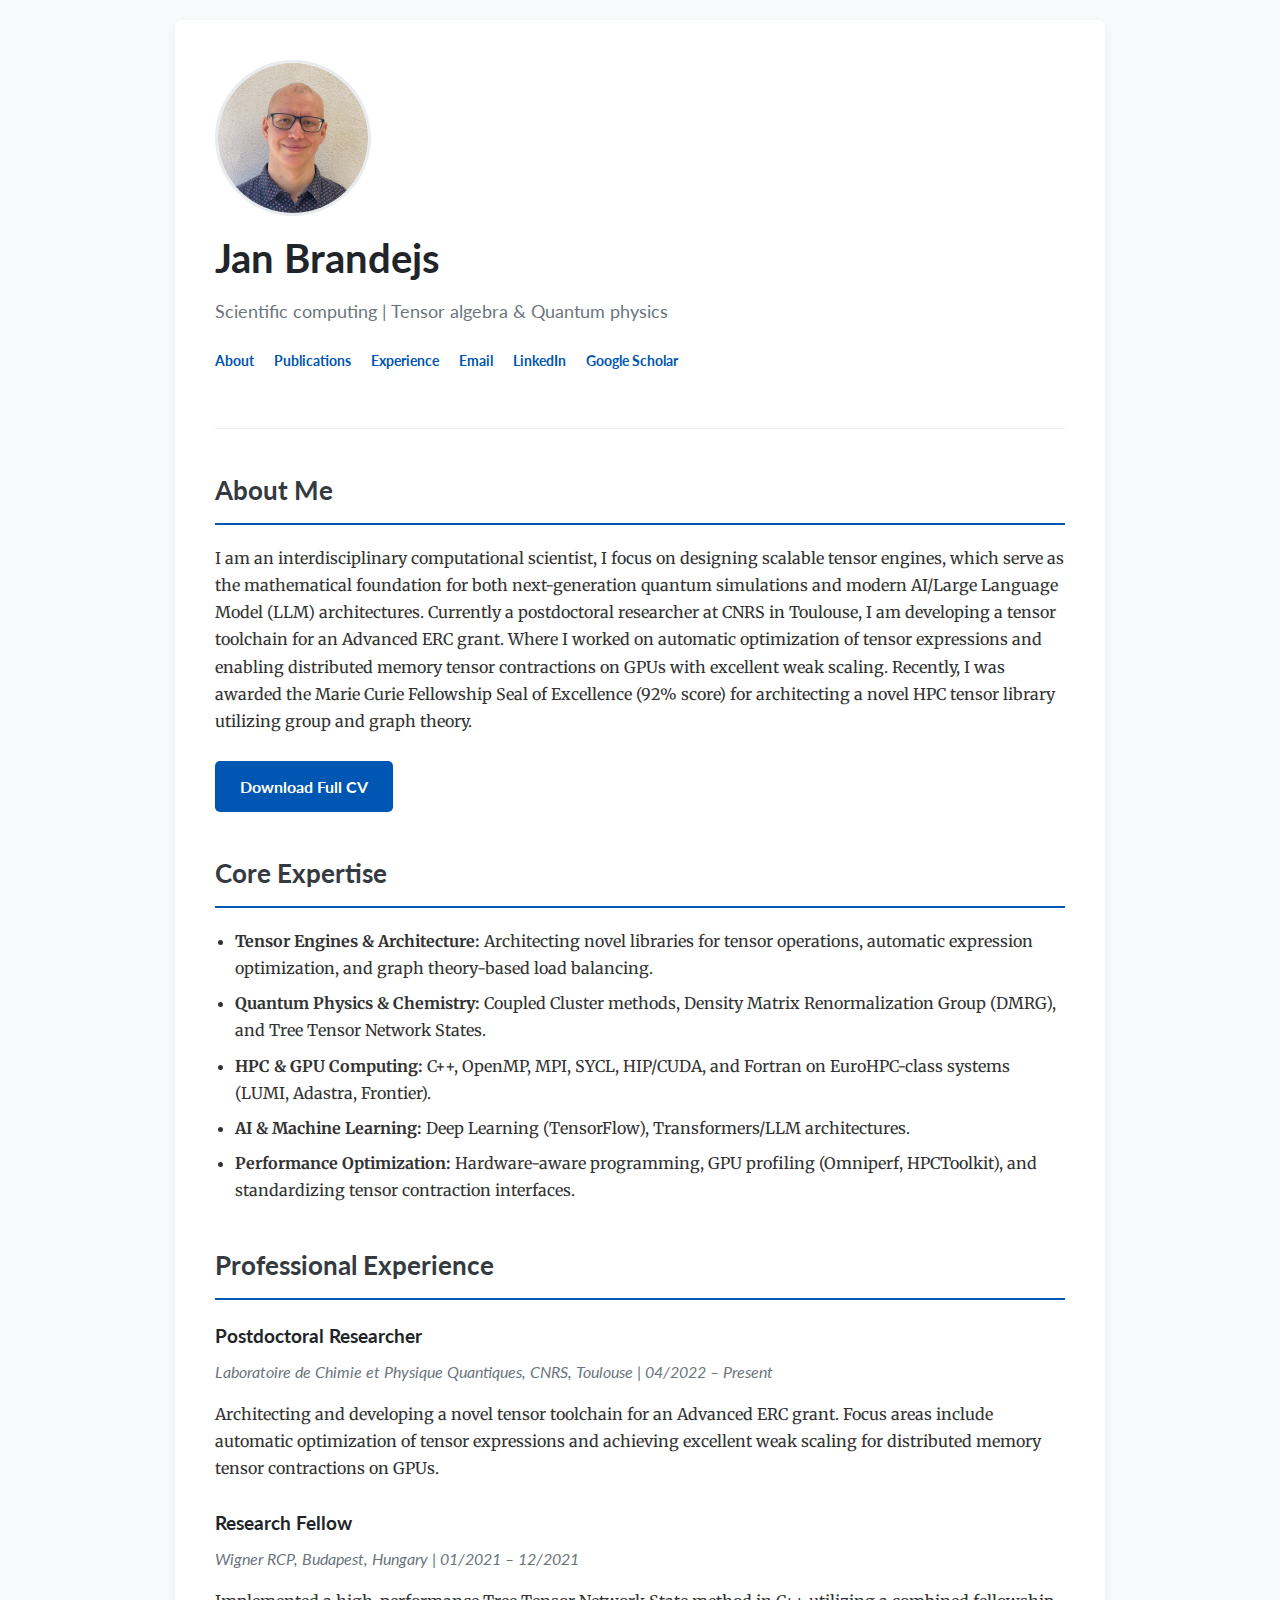
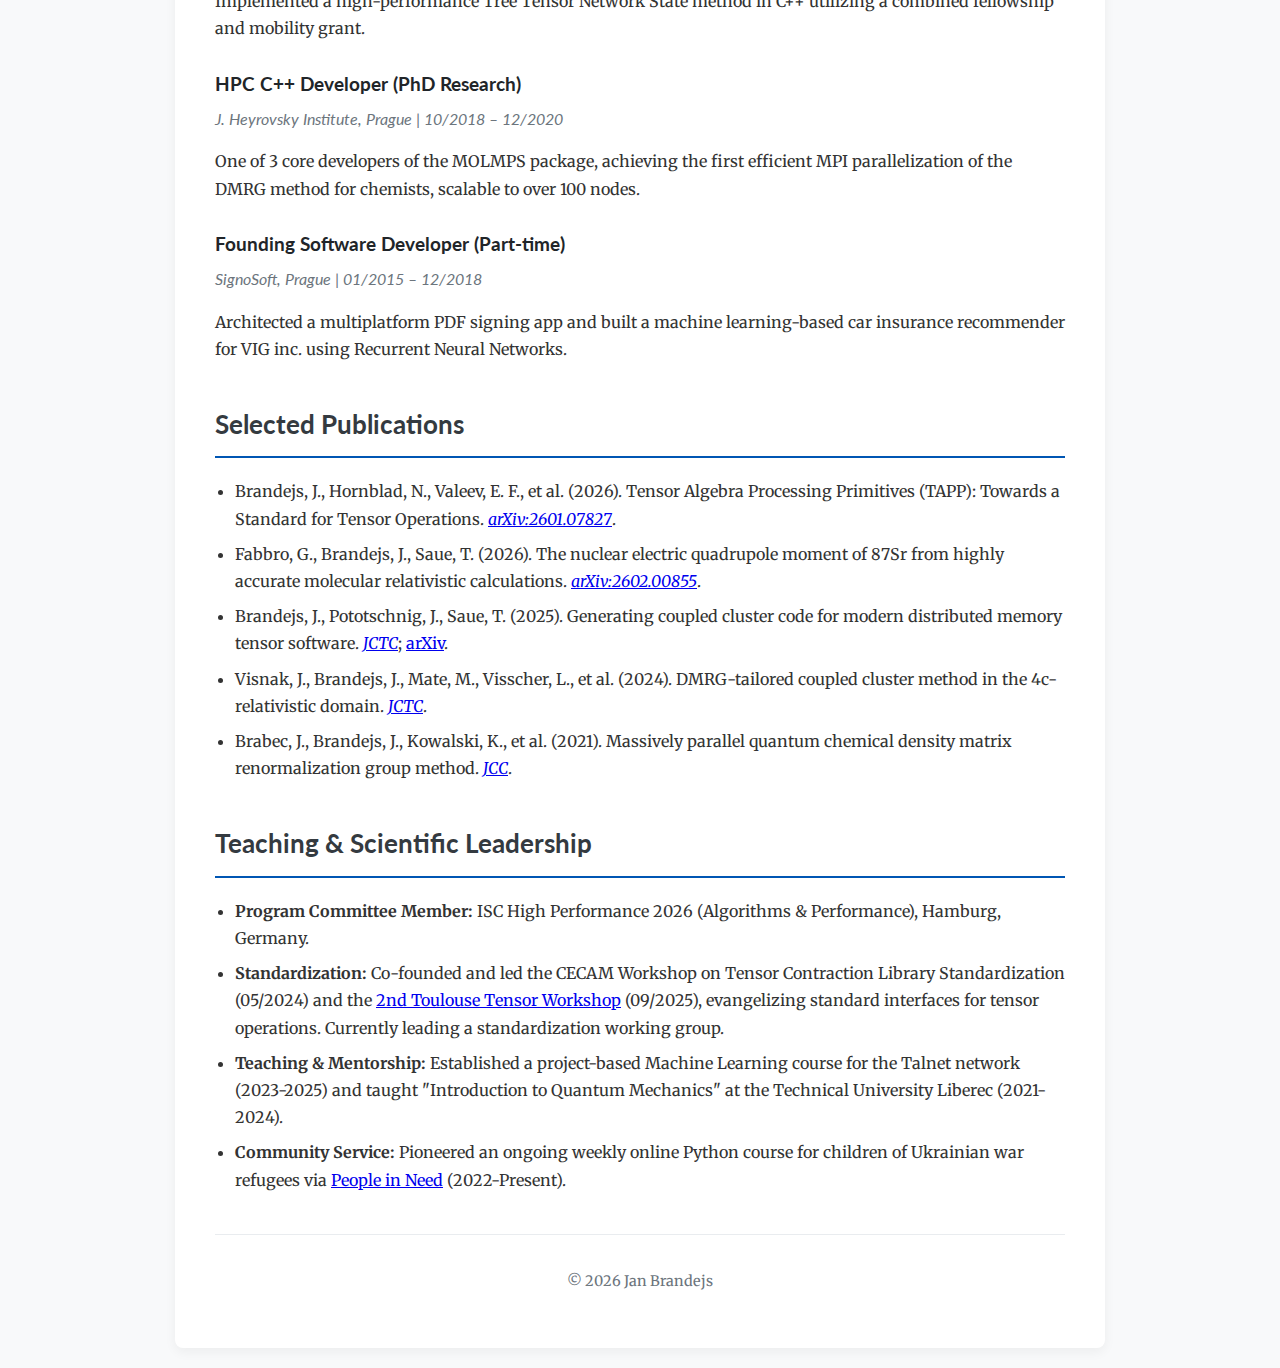
<file: index.html>
<!DOCTYPE html>
<html lang="en">
<head>
    <meta charset="UTF-8">
    <meta name="viewport" content="width=device-width, initial-scale=1.0">
    <title>Jan Brandejs | Interdisciplinary HPC scientist</title>
    <link rel="stylesheet" href="styles.css">
    <link rel="preconnect" href="https://fonts.googleapis.com">
    <link rel="preconnect" href="https://fonts.gstatic.com" crossorigin>
    <link href="https://fonts.googleapis.com/css2?family=Lato:wght@400;700&family=Merriweather:wght@400;700&display=swap" rel="stylesheet">
</head>
<body>
    <div class="container">
        <header>
            <img src="profile-photo.jpg" alt="Photo of Jan Brandejs" class="profile-photo">
            <h1>Jan Brandejs</h1>
            <p class="subtitle">Scientific computing | Tensor algebra & Quantum physics</p>
            <nav>
                <ul>
                    <li><a href="#about">About</a></li>
                    <li><a href="#publications">Publications</a></li>
                    <li><a href="#experience">Experience</a></li>
                    <li><a href="mailto:jbrandejs@irsamc.ups-tlse.fr">Email</a></li>
                    <li><a href="https://www.linkedin.com/in/jan-brandejs-93631374/" target="_blank">LinkedIn</a></li>
                    <li><a href="https://scholar.google.com/citations?user=46e63egAAAAJ&hl=en&oi=ao" target="_blank">Google Scholar</a></li>
                </ul>
            </nav>
        </header>

        <main>
            <section id="about">
                <h2>About Me</h2>
                <p>
                    I am an interdisciplinary computational scientist, I focus on designing scalable tensor engines, which serve as the mathematical foundation for both next-generation quantum simulations and modern AI/Large Language Model (LLM) architectures.
                    Currently a postdoctoral researcher at CNRS in Toulouse, I am developing a tensor toolchain for an Advanced ERC grant. Where I worked on automatic optimization of tensor expressions and enabling distributed memory tensor contractions on GPUs with excellent weak scaling. Recently, I was awarded the Marie Curie Fellowship Seal of Excellence (92% score) for architecting a novel HPC tensor library utilizing group and graph theory.
                </p>
                <a href="CV_Jan_Brandejs.pdf" class="cv-button" target="_blank">Download Full CV</a>
            </section>

            <section id="core-expertise">
                <h2>Core Expertise</h2>
                <ul>
                    <li><b>Tensor Engines & Architecture:</b> Architecting novel libraries for tensor operations, automatic expression optimization, and graph theory-based load balancing.</li>
                    <li><b>Quantum Physics & Chemistry:</b> Coupled Cluster methods, Density Matrix Renormalization Group (DMRG), and Tree Tensor Network States.</li>
                    <li><b>HPC & GPU Computing:</b> C++, OpenMP, MPI, SYCL, HIP/CUDA, and Fortran on EuroHPC-class systems (LUMI, Adastra, Frontier).</li>
                    <li><b>AI & Machine Learning:</b> Deep Learning (TensorFlow), Transformers/LLM architectures.</li>
                    <li><b>Performance Optimization:</b> Hardware-aware programming, GPU profiling (Omniperf, HPCToolkit), and standardizing tensor contraction interfaces.</li>
                </ul>
            </section>

            <section id="experience">
                <h2>Professional Experience</h2>
                <div class="job-entry">
                    <h3>Postdoctoral Researcher</h3>
                    <p class="meta">Laboratoire de Chimie et Physique Quantiques, CNRS, Toulouse | 04/2022 – Present</p>
                    <p>Architecting and developing a novel tensor toolchain for an Advanced ERC grant. Focus areas include automatic optimization of tensor expressions and achieving excellent weak scaling for distributed memory tensor contractions on GPUs.</p>
                </div>
                <div class="job-entry">
                    <h3>Research Fellow</h3>
                    <p class="meta">Wigner RCP, Budapest, Hungary | 01/2021 – 12/2021 </p>
                    <p>Implemented a high-performance Tree Tensor Network State method in C++ utilizing a combined fellowship and mobility grant.</p>
                </div>
                <div class="job-entry">
                    <h3>HPC C++ Developer (PhD Research)</h3>
                    <p class="meta">J. Heyrovsky Institute, Prague | 10/2018 – 12/2020 </p>
                    <p>One of 3 core developers of the MOLMPS package, achieving the first efficient MPI parallelization of the DMRG method for chemists, scalable to over 100 nodes.</p>
                </div>
                <div class="job-entry">
                    <h3>Founding Software Developer (Part-time)</h3>
                    <p class="meta">SignoSoft, Prague | 01/2015 – 12/2018</p>
                    <p>Architected a multiplatform PDF signing app and built a machine learning-based car insurance recommender for VIG inc. using Recurrent Neural Networks.</p>
                </div>
            </section>

            <section id="publications">
                <h2>Selected Publications</h2>
                <ul>
                    <li>Brandejs, J., Hornblad, N., Valeev, E. F., et al. (2026). Tensor Algebra Processing Primitives (TAPP): Towards a Standard for Tensor Operations. <a href="https://arxiv.org/abs/2601.07827" target="_blank"><i>arXiv:2601.07827</i></a>.</li>
                    <li>Fabbro, G., Brandejs, J., Saue, T. (2026). The nuclear electric quadrupole moment of 87Sr from highly accurate molecular relativistic calculations. <a href="https://arxiv.org/abs/2602.00855" target="_blank"><i>arXiv:2602.00855</i></a>.</li>
                    <li>Brandejs, J., Pototschnig, J., Saue, T. (2025). Generating coupled cluster code for modern distributed memory tensor software. <a href="https://pubs.acs.org/doi/full/10.1021/acs.jctc.5c00219" target="_blank"><i>JCTC</i></a>; <a href="https://arxiv.org/abs/2409.06759" target="_blank">arXiv</a>.</li>
                    <li>Visnak, J., Brandejs, J., Mate, M., Visscher, L., et al. (2024). DMRG-tailored coupled cluster method in the 4c-relativistic domain. <a href="https://pubs.acs.org/doi/10.1021/acs.jctc.4c00641" target="_blank"><i>JCTC</i></a>.</li>
                    <li>Brabec, J., Brandejs, J., Kowalski, K., et al. (2021). Massively parallel quantum chemical density matrix renormalization group method. <a href="https://onlinelibrary.wiley.com/doi/abs/10.1002/jcc.26476" target="_blank"><i>JCC</i></a>.</li>
                </ul>
            </section>
            
            <section id="teaching">
                <h2>Teaching & Scientific Leadership</h2>
                <ul>
                    <li><b>Program Committee Member:</b> ISC High Performance 2026 (Algorithms & Performance), Hamburg, Germany.</li>
                    <li><b>Standardization:</b> Co-founded and led the CECAM Workshop on Tensor Contraction Library Standardization (05/2024) and the <a href="https://tensor.sciencesconf.org/resource/page/id/5" target="_blank">2nd Toulouse Tensor Workshop</a> (09/2025), evangelizing standard interfaces for tensor operations. Currently leading a standardization working group.</li>
                    <li><b>Teaching & Mentorship:</b> Established a project-based Machine Learning course for the Talnet network (2023-2025) and taught "Introduction to Quantum Mechanics" at the Technical University Liberec (2021-2024).</li>
                    <li><b>Community Service:</b> Pioneered an ongoing weekly online Python course for children of Ukrainian war refugees via <a href="https://www.peopleinneed.net/" target="_blank">People in Need</a> (2022-Present).</li>
                </ul>
            </section>
        </main>

        <footer>
            <p>&copy; 2026 Jan Brandejs</p>
        </footer>
    </div>
</body>
</html>
</file>
<file: styles.css>
/* General Body Styles */
body {
    font-family: 'Merriweather', serif;
    line-height: 1.7;
    color: #333;
    background-color: #f8f9fa;
    margin: 0;
    padding: 20px;
}

/* Main Content Container */
.container {
    max-width: 850px;
    margin: 0 auto;
    background-color: #ffffff;
    padding: 40px;
    border-radius: 8px;
    box-shadow: 0 4px 12px rgba(0, 0, 0, 0.05);
}

/* Header and Navigation */
header {
    border-bottom: 1px solid #e9ecef;
    padding-bottom: 30px;
    margin-bottom: 40px;
}

/* NEW: Flexbox container for photo and text */
.header-content {
    display: flex;
    align-items: center;
    gap: 30px; /* Space between photo and text */
}

/* NEW: Profile photo styling */
.profile-photo {
    width: 150px;
    height: 150px;
    border-radius: 50%; /* Makes the photo circular */
    object-fit: cover; /* Prevents image distortion */
    border: 3px solid #e9ecef;
}

/* NEW: Container for the text next to the photo */
.header-text {
    text-align: left;
}


h1 {
    font-family: 'Lato', sans-serif;
    font-size: 2.5em;
    color: #212529;
    margin: 0;
}

.subtitle {
    font-family: 'Lato', sans-serif;
    font-size: 1.1em;
    color: #6c757d;
    margin-top: 5px;
}

nav ul {
    list-style: none;
    padding: 0;
    margin-top: 20px;
    display: flex;
    justify-content: flex-start; /* Aligns nav links to the left */
    flex-wrap: wrap;
    gap: 20px;
}

nav a {
    font-family: 'Lato', sans-serif;
    text-decoration: none;
    color: #0056b3;
    font-weight: bold;
    font-size: 0.9em;
    transition: color 0.2s;
}

nav a:hover {
    color: #003d82;
}

/* Section Styling */
section {
    margin-bottom: 40px;
}

h2 {
    font-family: 'Lato', sans-serif;
    font-size: 1.6em;
    color: #343a40;
    border-bottom: 2px solid #0056b3;
    padding-bottom: 10px;
    margin-bottom: 20px;
}

p, ul {
    margin-bottom: 1em;
}

ul {
    padding-left: 20px;
}

li {
    margin-bottom: 0.5em;
}

/* Job Entry Styling */
.job-entry {
    margin-bottom: 25px;
}

.job-entry h3 {
    font-family: 'Lato', sans-serif;
    font-size: 1.2em;
    margin: 0;
    color: #212529;
}

.job-entry .meta {
    font-family: 'Lato', sans-serif;
    font-style: italic;
    color: #6c757d;
    margin: 5px 0;
}

/* CV Button */
.cv-button {
    display: inline-block;
    background-color: #0056b3;
    color: #ffffff;
    padding: 12px 25px;
    border-radius: 5px;
    text-decoration: none;
    font-family: 'Lato', sans-serif;
    font-weight: bold;
    transition: background-color 0.2s;
    margin-top: 10px;
}

.cv-button:hover {
    background-color: #003d82;
}

/* Footer */
footer {
    text-align: center;
    margin-top: 40px;
    padding-top: 20px;
    border-top: 1px solid #e9ecef;
    color: #6c757d;
    font-size: 0.9em;
}

/* Responsive Design for Mobile */
@media (max-width: 768px) {
    .container {
        padding: 20px;
    }

    /* NEW: Stack photo and text on mobile */
    .header-content {
        flex-direction: column;
        text-align: center;
    }
    
    .header-text {
        text-align: center;
    }
    
    nav ul {
        justify-content: center;
    }
    
    h1 {
        font-size: 2em;
    }

    h2 {
        font-size: 1.4em;
    }
}
</file>
